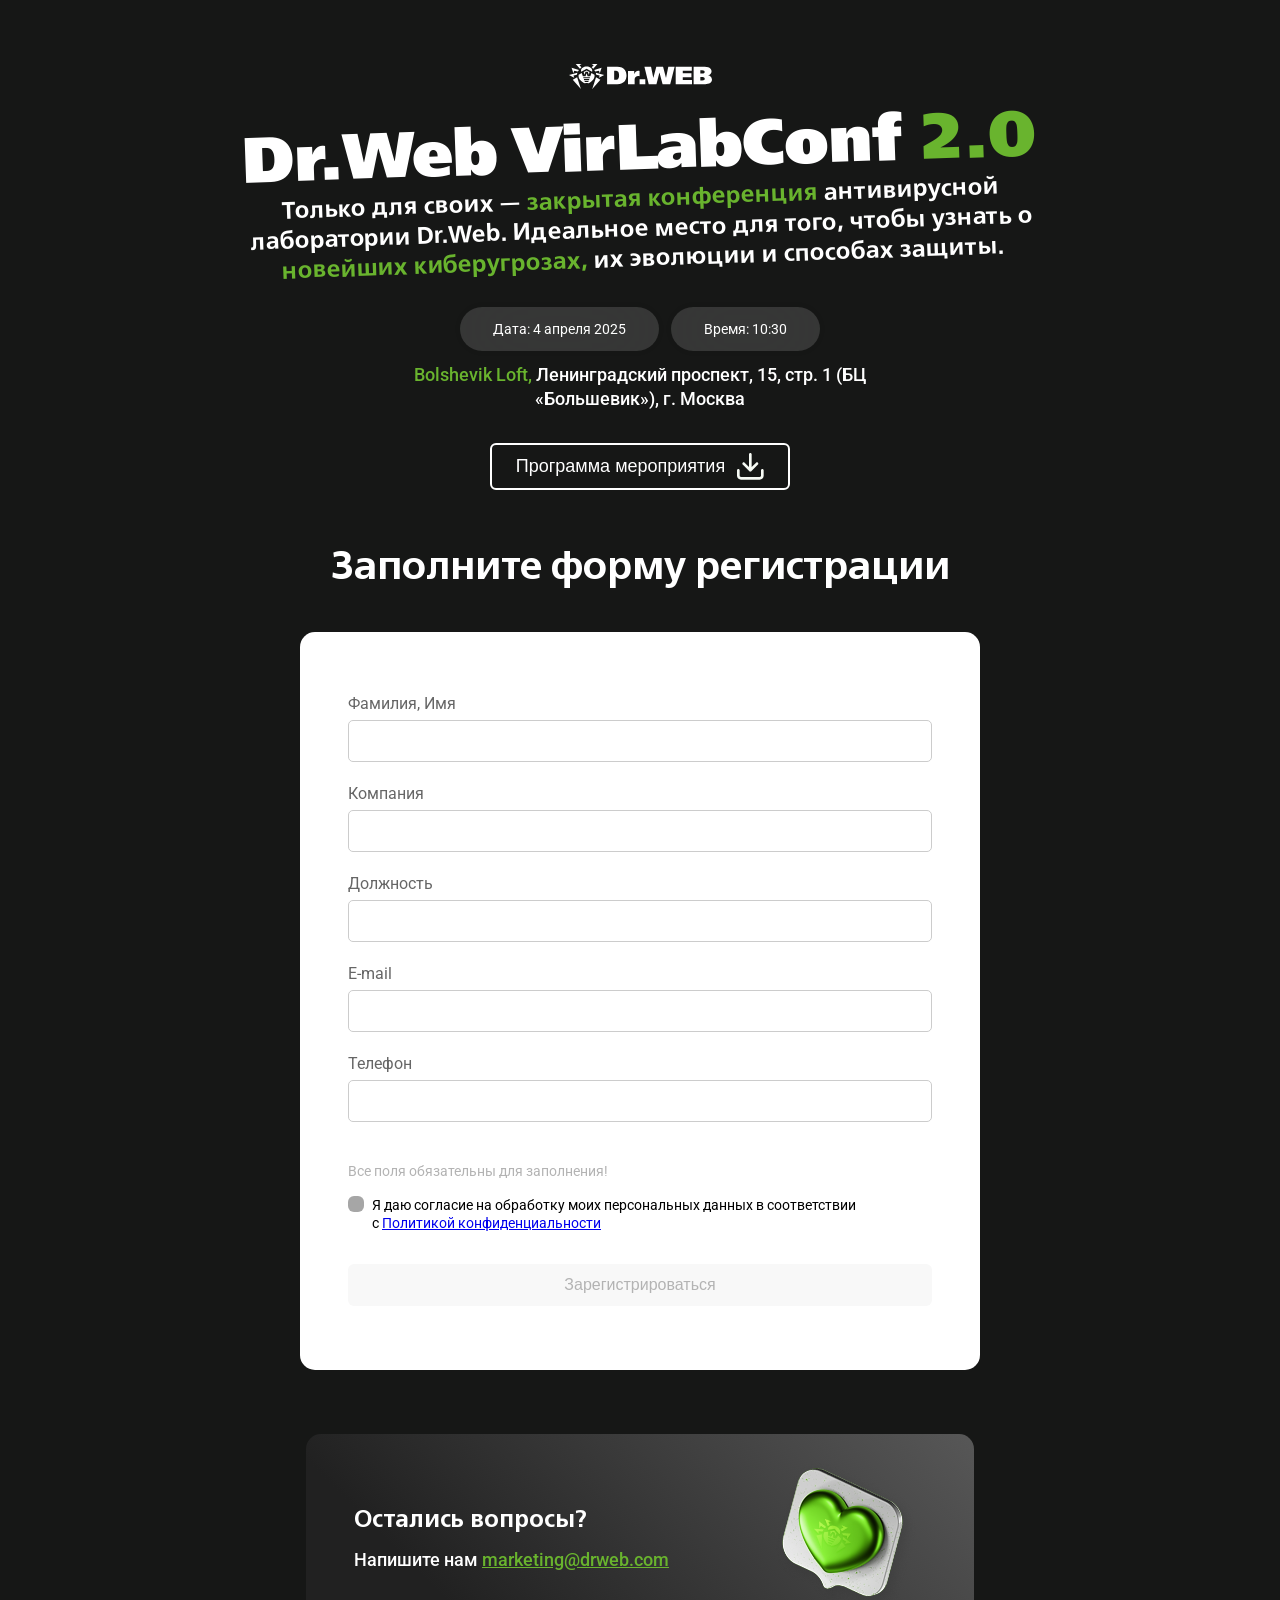
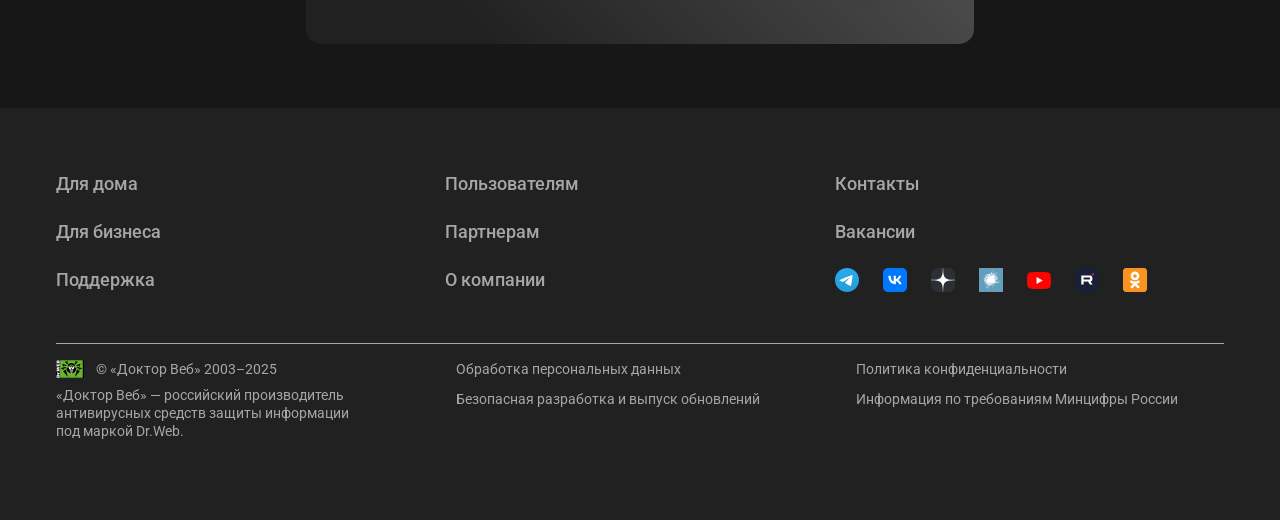
<file: index.html>
<!doctype html>
<html lang="en">
  <head>
    <meta charset="UTF-8" />
    <meta name="viewport" content="width=device-width, initial-scale=1.0" />
    <title>Dr Web</title>
    <link rel="stylesheet" href="./css/style.css" />
    <link rel="preconnect" href="https://fonts.googleapis.com" />
    <link rel="preconnect" href="https://fonts.gstatic.com" crossorigin />
    <link
      href="https://fonts.googleapis.com/css2?family=Roboto:ital,wght@0,100..900;1,100..900&display=swap"
      rel="stylesheet"
    />
  </head>
  <body>
    <div class="wrapper">
      <main class="main">
        <section class="promo">
          <img src="./image/dr-web/dr-web-logo.svg" alt="Dr.Web" />
          <div class="promo__content-wrapper">
            <div class="promo__content">
              <h1>Dr.Web VirLabConf <span class="text-accent">2.0</span></h1>
              <h2 class="promo__content-text">
                Только для своих —
                <span class="text-accent">закрытая конференция</span>
                антивирусной лаборатории Dr.Web. Идеальное место для того, чтобы
                узнать о
                <span class="text-accent">новейших киберугрозах,</span> их
                эволюции и способах защиты.
              </h2>
            </div>
          </div>
          <div class="promo__info">
            <div class="promo__info-cards">
              <div class="card"><p>Дата: 4 апреля 2025</p></div>
              <div class="card"><p>Время: 10:30</p></div>
            </div>
            <h3 class="promo__info-description">
              <span class="text-accent">Bolshevik Loft,</span> Ленинградский
              проспект, 15, стр. 1 (БЦ «Большевик»), г. Москва
            </h3>
          </div>
          <button type="button" class="button-secondary">
            Программа мероприятия
            <img src="./image/download.svg" alt="Download" />
          </button>
        </section>
        <section class="form-wrapper">
          <h2 class="form-title">Заполните форму регистрации</h2>
          <form class="form">
            <ul class="form__inputs-wrapper"></ul>
            <div class="form__alert-email">
              <p>
                Обратите внимание на правильность указания адреса электронной
                почты: на него придет подтверждение регистрации.
              </p>
            </div>
            <div class="form__political">
              <p class="form__political-alert">
                Все поля обязательны для заполнения!
              </p>
              <div class="form__political-acception">
                <label class="checkbox">
                  <input class="form__checkbox" type="checkbox" />
                  <span class="checkmark">
                    <svg
                      width="10"
                      height="7"
                      viewBox="0 0 10 7"
                      fill="none"
                      xmlns="http://www.w3.org/2000/svg"
                      class="icon"
                    >
                      <path
                        fill-rule="evenodd"
                        clip-rule="evenodd"
                        d="M9.71267 0.190229C10.0604 0.471683 10.0977 0.962906 9.79618 1.28741L4.73667 6.73184C4.58648 6.89345 4.37161 6.99019 4.14261 6.99929C3.91361 7.0084 3.69071 6.92907 3.52634 6.77997L0.252534 3.81028C-0.0775067 3.5109 -0.0850247 3.01849 0.235742 2.71045C0.556508 2.40242 1.08409 2.3954 1.41413 2.69478L4.05548 5.09077L8.53713 0.268171C8.83868 -0.0563292 9.365 -0.091225 9.71267 0.190229Z"
                        fill="#EDF6E6"
                      />
                    </svg>
                  </span>
                </label>
                <p class="form__political-acception-text">
                  Я даю согласие на обработку моих персональных данных в
                  соответствии с <a
                    target="_blank"
                    href="https://company.drweb.ru/policy/"
                    >Политикой конфиденциальности</a
                  >
                </p>
              </div>
            </div>
            <button
              type="submit"
              disabled
              class="button-primary button-primary--disabled form__button"
            >
              Зарегистрироваться
            </button>
          </form>
        </section>
        <section class="feedback">
          <div class="feedback__info">
            <h3>Остались вопросы?</h3>
            <h4>
              Напишите нам
              <a href="mailto:marketing@drweb.com" class="text-accent"
                >marketing@drweb.com</a
              >
            </h4>
          </div>
          <img
            class="feedback__image"
            src="./image/dr-web/dr-web-heart.png"
            alt="Dr.Web Heart"
          />
        </section>
      </main>
      <footer class="footer">
        <div class="footer__wrapper">
          <div class="footer__info">
            <ul class="footer__info-list">
              <li class="footer__info-list-item"><h4>Для дома</h4></li>
              <li class="footer__info-list-item"><h4>Для бизнеса</h4></li>
              <li class="footer__info-list-item"><h4>Поддержка</h4></li>
            </ul>
            <ul class="footer__info-list">
              <li class="footer__info-list-item">
                <h4>Пользователям</h4>
              </li>
              <li class="footer__info-list-item">
                <h4>Партнерам</h4>
              </li>
              <li class="footer__info-list-item">
                <h4>О компании</h4>
              </li>
            </ul>
            <ul class="footer__info-list">
              <li class="footer__info-list-item">
                <h4>Контакты</h4>
              </li>
              <li class="footer__info-list-item">
                <h4>Вакансии</h4>
              </li>
              <li class="footer__info-list-item">
                <ul class="footer__socials"></ul>
              </li>
            </ul>
          </div>
          <div class="footer__personality">
            <div class="footer__personality-copy">
              <div class="footer__personality-copy-info">
                <img src="./image/dr-web/dr-web-copy.svg" alt="Dr.Web" />
                <p>© «Доктор Веб» 2003–2025</p>
              </div>
              <p class="footer__personality-copy-description">
                «Доктор Веб» — российский производитель антивирусных средств
                защиты информации под маркой Dr.Web.
              </p>
            </div>
            <div class="footer__personality-privacy">
              <p>Обработка персональных данных</p>
              <p>Безопасная разработка и выпуск обновлений</p>
            </div>
            <div class="footer__personality-privacy">
              <p>Политика конфиденциальности</p>
              <p>Информация по требованиям Минцифры России</p>
            </div>
          </div>
        </div>
      </footer>
    </div>
    <dialog class="modal"></dialog>
    <script type="module" src="./js/script.js"></script>
  </body>
</html>
</file>
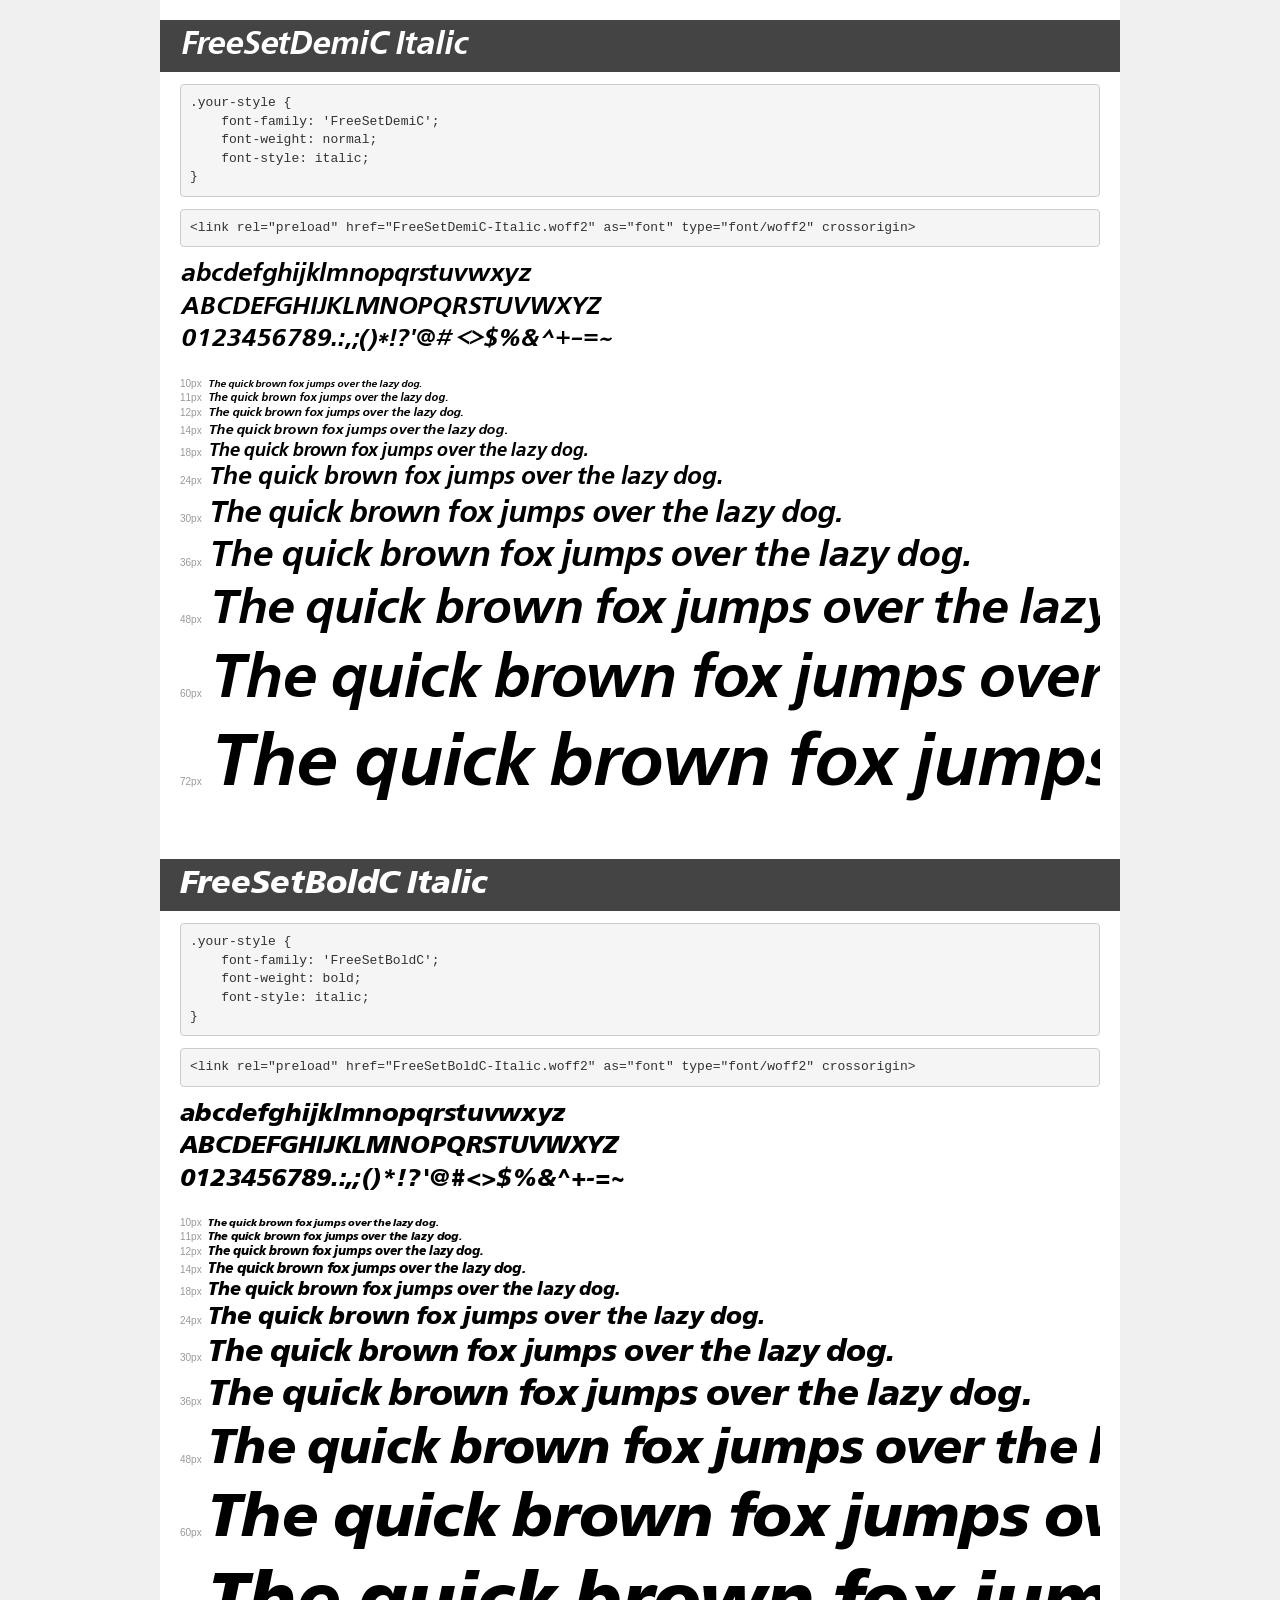
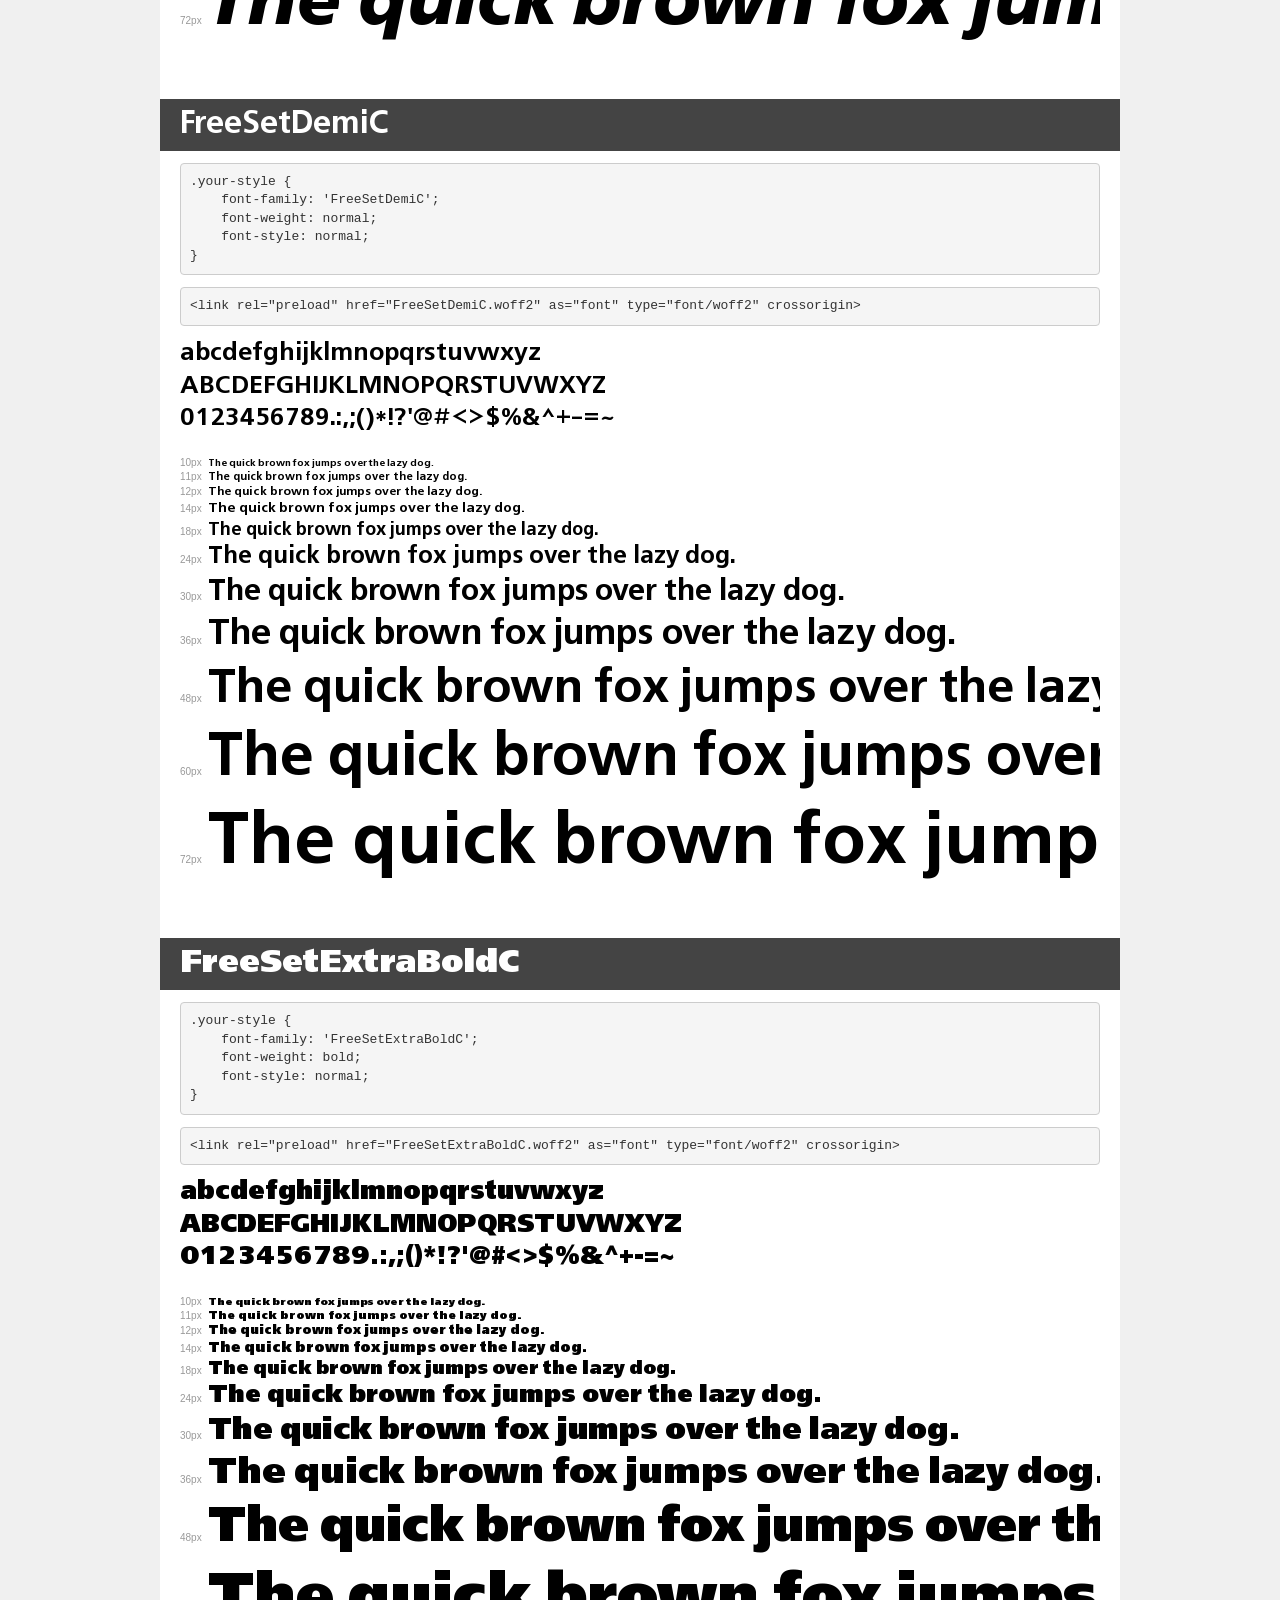
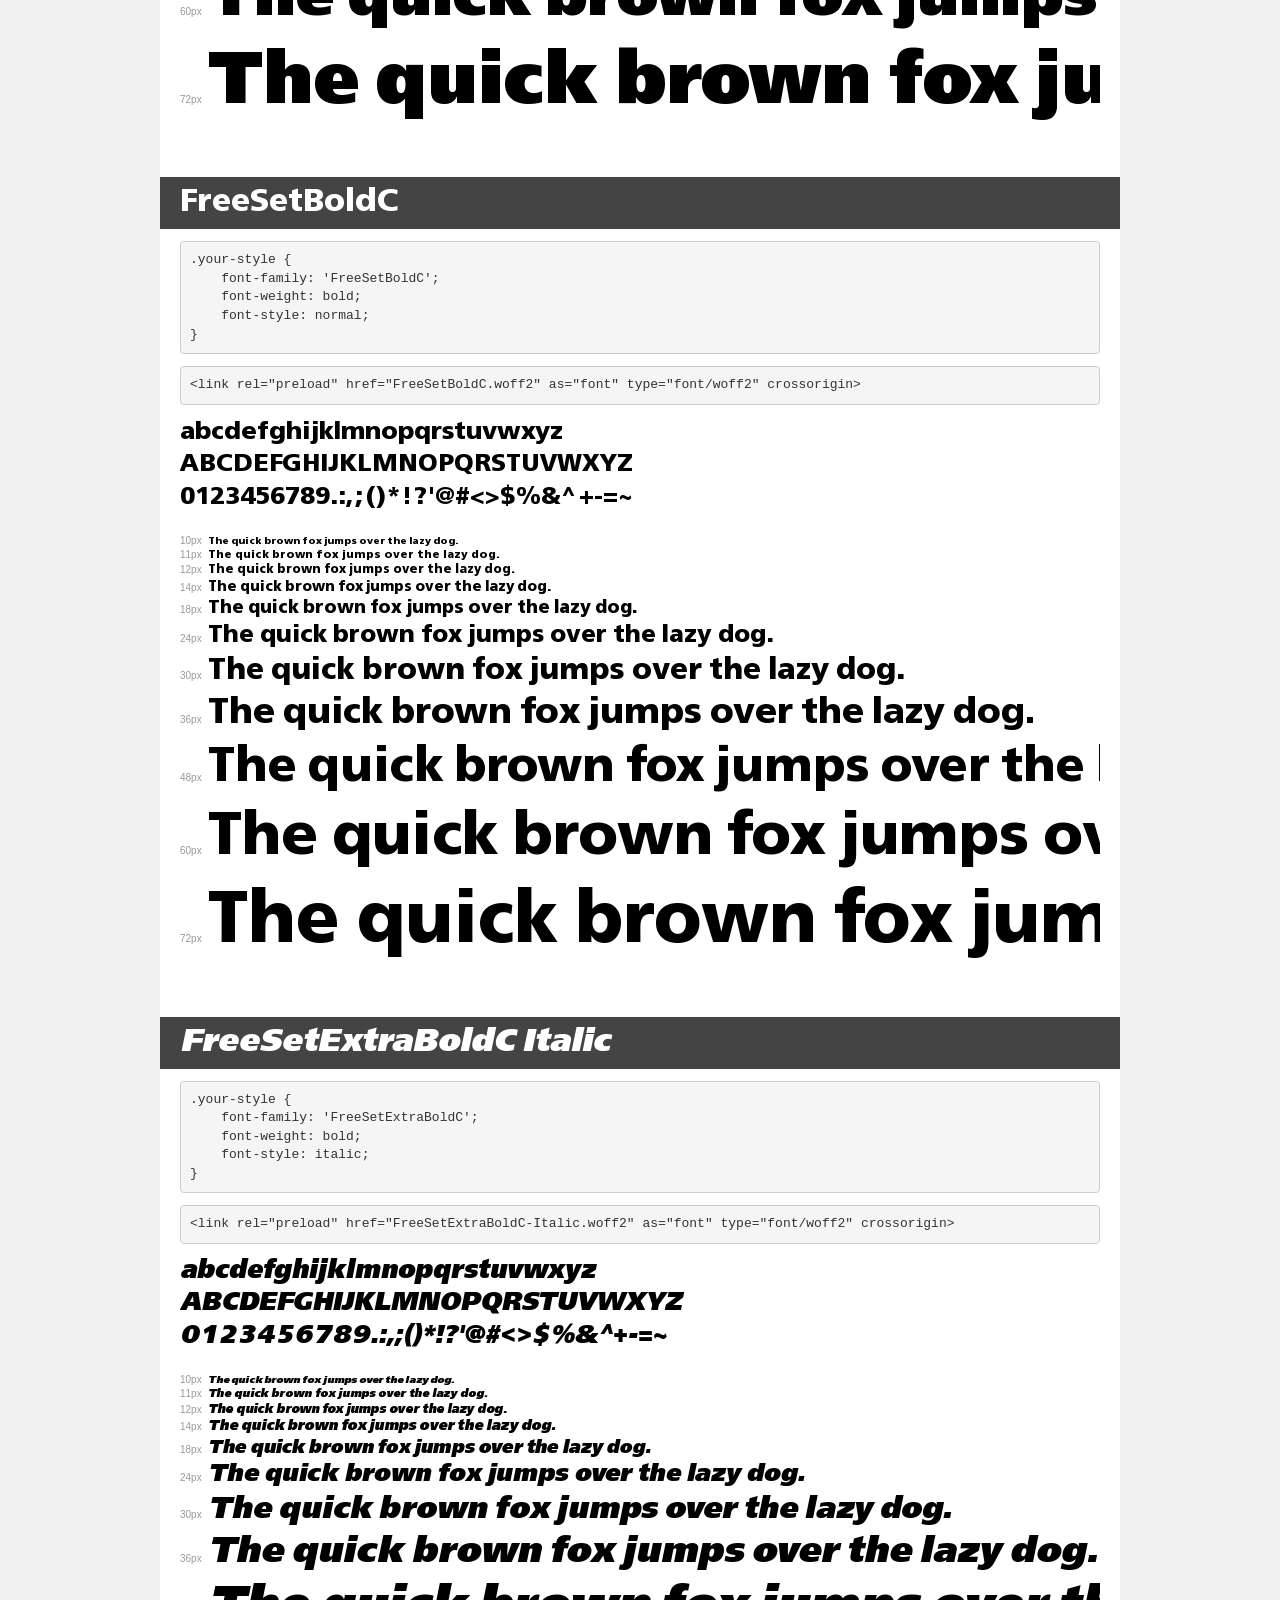
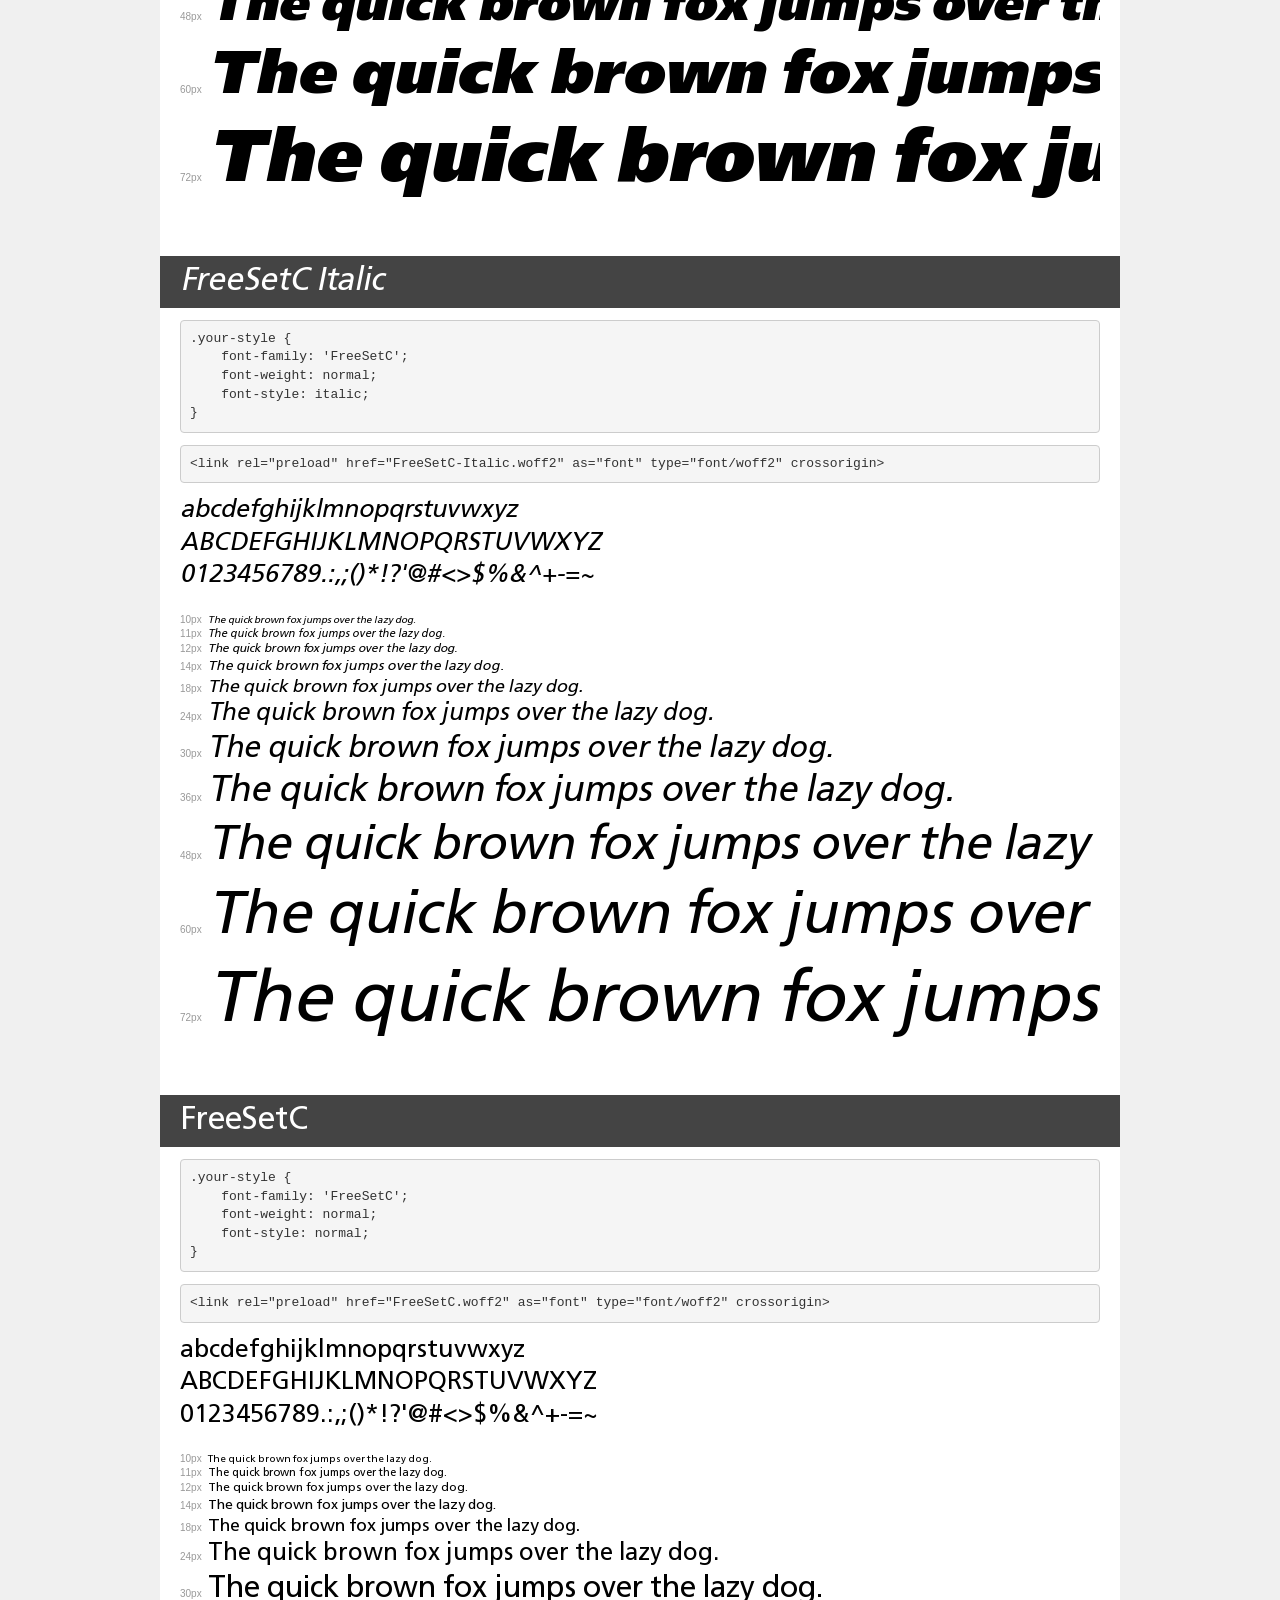
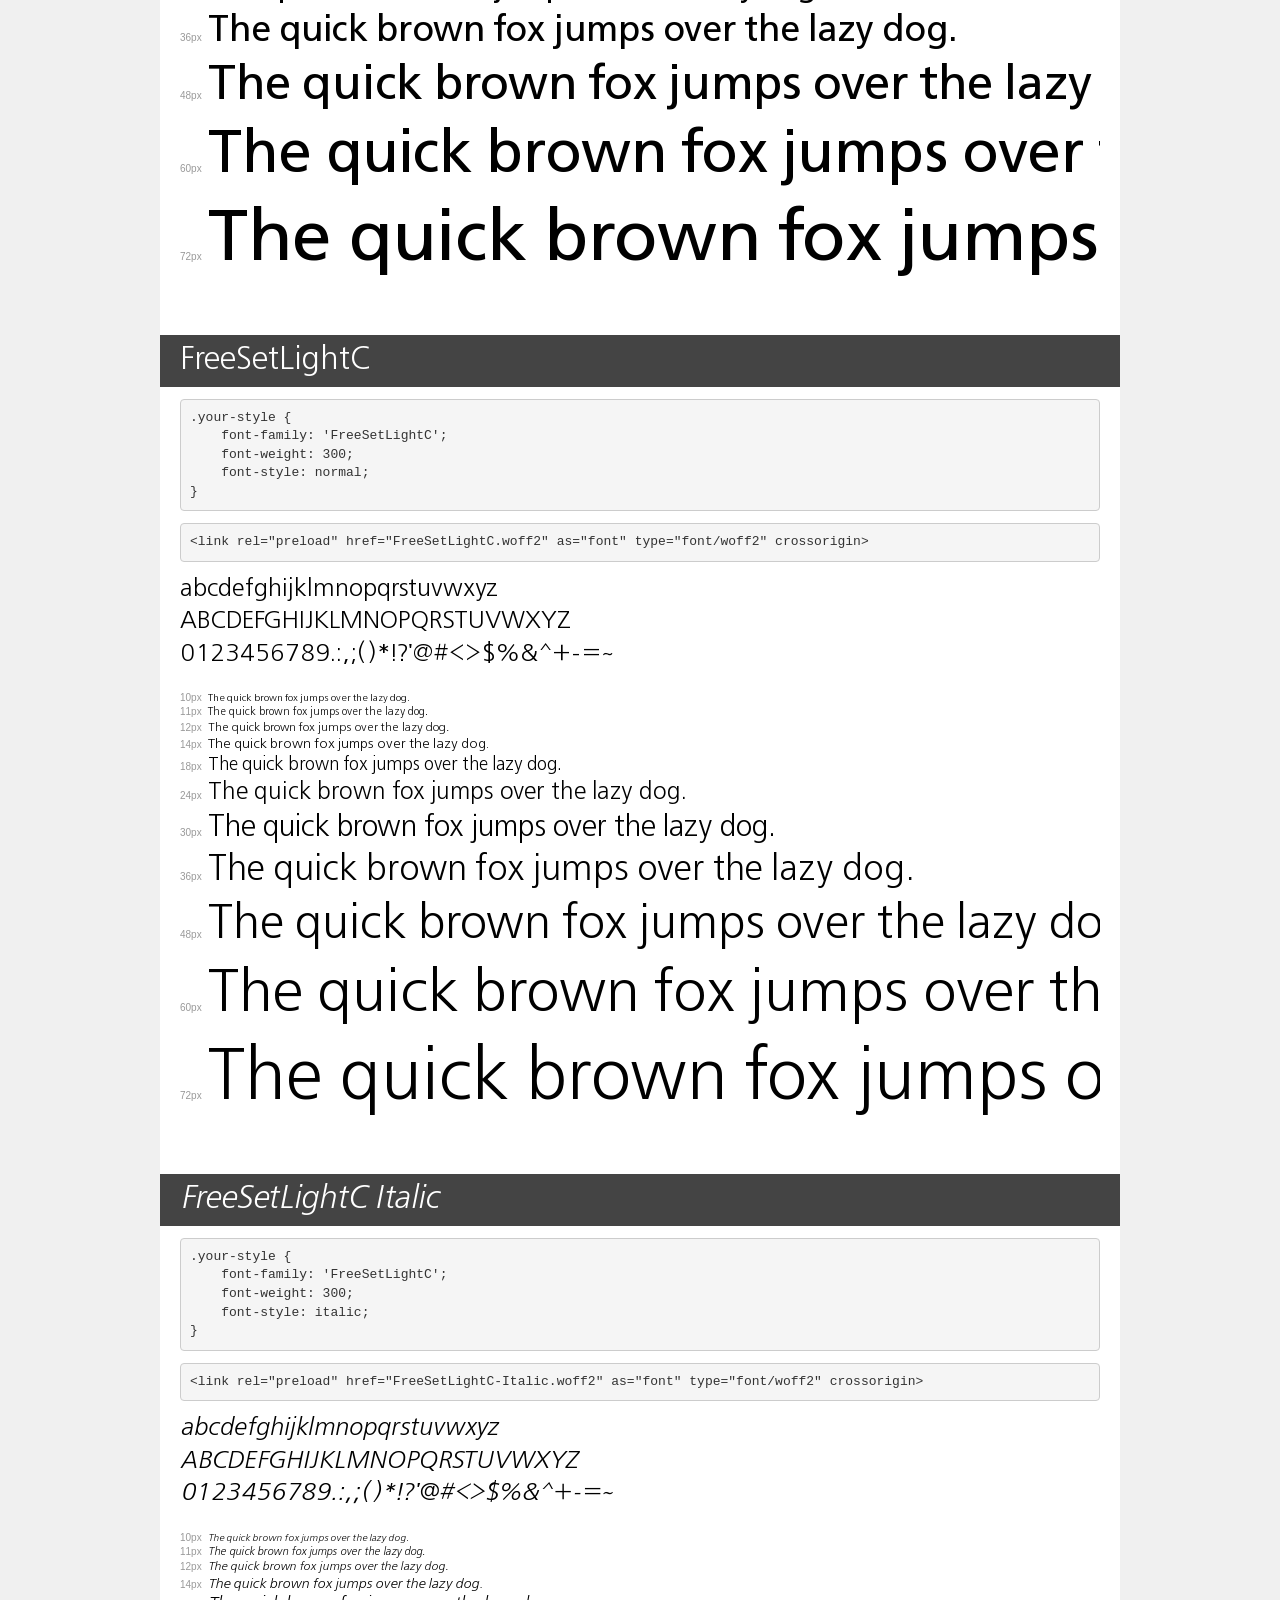
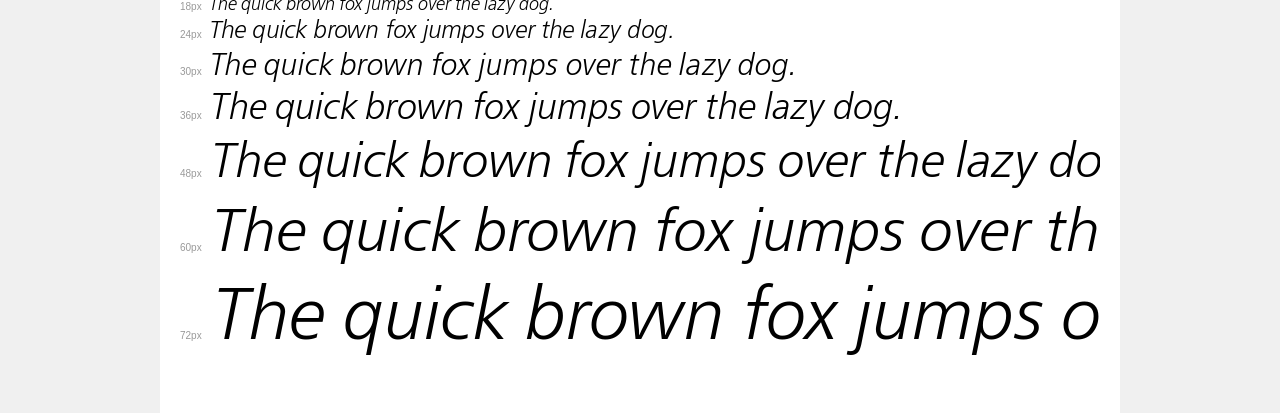
<file: font/demo.html>
<!DOCTYPE html>
<html lang="en">
<head>
    <meta charset="utf-8">
    <meta http-equiv="X-UA-Compatible" content="IE=edge">
    <meta name="viewport" content="width=device-width, initial-scale=1">
    <meta name="robots" content="noindex, noarchive">
    <meta name="format-detection" content="telephone=no">
    <title>Transfonter demo</title>
    <link href="stylesheet.css" rel="stylesheet">
    <style>
        /*
        http://meyerweb.com/eric/tools/css/reset/
        v2.0 | 20110126
        License: none (public domain)
        */
        html, body, div, span, applet, object, iframe,
        h1, h2, h3, h4, h5, h6, p, blockquote, pre,
        a, abbr, acronym, address, big, cite, code,
        del, dfn, em, img, ins, kbd, q, s, samp,
        small, strike, strong, sub, sup, tt, var,
        b, u, i, center,
        dl, dt, dd, ol, ul, li,
        fieldset, form, label, legend,
        table, caption, tbody, tfoot, thead, tr, th, td,
        article, aside, canvas, details, embed,
        figure, figcaption, footer, header, hgroup,
        menu, nav, output, ruby, section, summary,
        time, mark, audio, video {
            margin: 0;
            padding: 0;
            border: 0;
            font-size: 100%;
            font: inherit;
            vertical-align: baseline;
        }
        /* HTML5 display-role reset for older browsers */
        article, aside, details, figcaption, figure,
        footer, header, hgroup, menu, nav, section {
            display: block;
        }
        body {
            line-height: 1;
        }
        ol, ul {
            list-style: none;
        }
        blockquote, q {
            quotes: none;
        }
        blockquote:before, blockquote:after,
        q:before, q:after {
            content: '';
            content: none;
        }
        table {
            border-collapse: collapse;
            border-spacing: 0;
        }
        /* demo styles */
        body {
            background: #f0f0f0;
            color: #000;
        }
        .page {
            background: #fff;
            width: 920px;
            margin: 0 auto;
            padding: 20px 20px 0 20px;
            overflow: hidden;
        }
        .font-container {
            overflow-x: auto;
            overflow-y: hidden;
            margin-bottom: 40px;
            line-height: 1.3;
            white-space: nowrap;
            padding-bottom: 5px;
        }
        h1 {
            position: relative;
            background: #444;
            font-size: 32px;
            color: #fff;
            padding: 10px 20px;
            margin: 0 -20px 12px -20px;
        }
        .letters {
            font-size: 25px;
            margin-bottom: 20px;
        }
        .s10:before {
            content: '10px';
        }
        .s11:before {
            content: '11px';
        }
        .s12:before {
            content: '12px';
        }
        .s14:before {
            content: '14px';
        }
        .s18:before {
            content: '18px';
        }
        .s24:before {
            content: '24px';
        }
        .s30:before {
            content: '30px';
        }
        .s36:before {
            content: '36px';
        }
        .s48:before {
            content: '48px';
        }
        .s60:before {
            content: '60px';
        }
        .s72:before {
            content: '72px';
        }
        .s10:before, .s11:before, .s12:before, .s14:before,
        .s18:before, .s24:before, .s30:before, .s36:before,
        .s48:before, .s60:before, .s72:before {
            font-family: Arial, sans-serif;
            font-size: 10px;
            font-weight: normal;
            font-style: normal;
            color: #999;
            padding-right: 6px;
        }
        pre {
            display: block;
            padding: 9px;
            margin: 0 0 12px;
            font-family: Monaco, Menlo, Consolas, "Courier New", monospace;
            font-size: 13px;
            line-height: 1.428571429;
            color: #333;
            font-weight: normal;
            font-style: normal;
            background-color: #f5f5f5;
            border: 1px solid #ccc;
            overflow-x: auto;
            border-radius: 4px;
        }
        /* responsive */
        @media (max-width: 959px) {
            .page {
                width: auto;
                margin: 0;
            }
        }
    </style>
</head>
<body>
<div class="page">
    <div class="demo">
        <h1 style="font-family: 'FreeSetDemiC'; font-weight: normal; font-style: italic;">FreeSetDemiC Italic</h1>
        <pre title="Usage">.your-style {
    font-family: 'FreeSetDemiC';
    font-weight: normal;
    font-style: italic;
}</pre>
        <pre title="Preload (optional)">
&lt;link rel=&quot;preload&quot; href=&quot;FreeSetDemiC-Italic.woff2&quot; as=&quot;font&quot; type=&quot;font/woff2&quot; crossorigin&gt;</pre>
        <div class="font-container" style="font-family: 'FreeSetDemiC'; font-weight: normal; font-style: italic;">
            <p class="letters">
                abcdefghijklmnopqrstuvwxyz<br>
ABCDEFGHIJKLMNOPQRSTUVWXYZ<br>
                0123456789.:,;()*!?'@#&lt;&gt;$%&^+-=~
            </p>
            <p class="s10" style="font-size: 10px;">The quick brown fox jumps over the lazy dog.</p>
            <p class="s11" style="font-size: 11px;">The quick brown fox jumps over the lazy dog.</p>
            <p class="s12" style="font-size: 12px;">The quick brown fox jumps over the lazy dog.</p>
            <p class="s14" style="font-size: 14px;">The quick brown fox jumps over the lazy dog.</p>
            <p class="s18" style="font-size: 18px;">The quick brown fox jumps over the lazy dog.</p>
            <p class="s24" style="font-size: 24px;">The quick brown fox jumps over the lazy dog.</p>
            <p class="s30" style="font-size: 30px;">The quick brown fox jumps over the lazy dog.</p>
            <p class="s36" style="font-size: 36px;">The quick brown fox jumps over the lazy dog.</p>
            <p class="s48" style="font-size: 48px;">The quick brown fox jumps over the lazy dog.</p>
            <p class="s60" style="font-size: 60px;">The quick brown fox jumps over the lazy dog.</p>
            <p class="s72" style="font-size: 72px;">The quick brown fox jumps over the lazy dog.</p>
        </div>
    </div>

    <div class="demo">
        <h1 style="font-family: 'FreeSetBoldC'; font-weight: bold; font-style: italic;">FreeSetBoldC Italic</h1>
        <pre title="Usage">.your-style {
    font-family: 'FreeSetBoldC';
    font-weight: bold;
    font-style: italic;
}</pre>
        <pre title="Preload (optional)">
&lt;link rel=&quot;preload&quot; href=&quot;FreeSetBoldC-Italic.woff2&quot; as=&quot;font&quot; type=&quot;font/woff2&quot; crossorigin&gt;</pre>
        <div class="font-container" style="font-family: 'FreeSetBoldC'; font-weight: bold; font-style: italic;">
            <p class="letters">
                abcdefghijklmnopqrstuvwxyz<br>
ABCDEFGHIJKLMNOPQRSTUVWXYZ<br>
                0123456789.:,;()*!?'@#&lt;&gt;$%&^+-=~
            </p>
            <p class="s10" style="font-size: 10px;">The quick brown fox jumps over the lazy dog.</p>
            <p class="s11" style="font-size: 11px;">The quick brown fox jumps over the lazy dog.</p>
            <p class="s12" style="font-size: 12px;">The quick brown fox jumps over the lazy dog.</p>
            <p class="s14" style="font-size: 14px;">The quick brown fox jumps over the lazy dog.</p>
            <p class="s18" style="font-size: 18px;">The quick brown fox jumps over the lazy dog.</p>
            <p class="s24" style="font-size: 24px;">The quick brown fox jumps over the lazy dog.</p>
            <p class="s30" style="font-size: 30px;">The quick brown fox jumps over the lazy dog.</p>
            <p class="s36" style="font-size: 36px;">The quick brown fox jumps over the lazy dog.</p>
            <p class="s48" style="font-size: 48px;">The quick brown fox jumps over the lazy dog.</p>
            <p class="s60" style="font-size: 60px;">The quick brown fox jumps over the lazy dog.</p>
            <p class="s72" style="font-size: 72px;">The quick brown fox jumps over the lazy dog.</p>
        </div>
    </div>

    <div class="demo">
        <h1 style="font-family: 'FreeSetDemiC'; font-weight: normal; font-style: normal;">FreeSetDemiC</h1>
        <pre title="Usage">.your-style {
    font-family: 'FreeSetDemiC';
    font-weight: normal;
    font-style: normal;
}</pre>
        <pre title="Preload (optional)">
&lt;link rel=&quot;preload&quot; href=&quot;FreeSetDemiC.woff2&quot; as=&quot;font&quot; type=&quot;font/woff2&quot; crossorigin&gt;</pre>
        <div class="font-container" style="font-family: 'FreeSetDemiC'; font-weight: normal; font-style: normal;">
            <p class="letters">
                abcdefghijklmnopqrstuvwxyz<br>
ABCDEFGHIJKLMNOPQRSTUVWXYZ<br>
                0123456789.:,;()*!?'@#&lt;&gt;$%&^+-=~
            </p>
            <p class="s10" style="font-size: 10px;">The quick brown fox jumps over the lazy dog.</p>
            <p class="s11" style="font-size: 11px;">The quick brown fox jumps over the lazy dog.</p>
            <p class="s12" style="font-size: 12px;">The quick brown fox jumps over the lazy dog.</p>
            <p class="s14" style="font-size: 14px;">The quick brown fox jumps over the lazy dog.</p>
            <p class="s18" style="font-size: 18px;">The quick brown fox jumps over the lazy dog.</p>
            <p class="s24" style="font-size: 24px;">The quick brown fox jumps over the lazy dog.</p>
            <p class="s30" style="font-size: 30px;">The quick brown fox jumps over the lazy dog.</p>
            <p class="s36" style="font-size: 36px;">The quick brown fox jumps over the lazy dog.</p>
            <p class="s48" style="font-size: 48px;">The quick brown fox jumps over the lazy dog.</p>
            <p class="s60" style="font-size: 60px;">The quick brown fox jumps over the lazy dog.</p>
            <p class="s72" style="font-size: 72px;">The quick brown fox jumps over the lazy dog.</p>
        </div>
    </div>

    <div class="demo">
        <h1 style="font-family: 'FreeSetExtraBoldC'; font-weight: bold; font-style: normal;">FreeSetExtraBoldC</h1>
        <pre title="Usage">.your-style {
    font-family: 'FreeSetExtraBoldC';
    font-weight: bold;
    font-style: normal;
}</pre>
        <pre title="Preload (optional)">
&lt;link rel=&quot;preload&quot; href=&quot;FreeSetExtraBoldC.woff2&quot; as=&quot;font&quot; type=&quot;font/woff2&quot; crossorigin&gt;</pre>
        <div class="font-container" style="font-family: 'FreeSetExtraBoldC'; font-weight: bold; font-style: normal;">
            <p class="letters">
                abcdefghijklmnopqrstuvwxyz<br>
ABCDEFGHIJKLMNOPQRSTUVWXYZ<br>
                0123456789.:,;()*!?'@#&lt;&gt;$%&^+-=~
            </p>
            <p class="s10" style="font-size: 10px;">The quick brown fox jumps over the lazy dog.</p>
            <p class="s11" style="font-size: 11px;">The quick brown fox jumps over the lazy dog.</p>
            <p class="s12" style="font-size: 12px;">The quick brown fox jumps over the lazy dog.</p>
            <p class="s14" style="font-size: 14px;">The quick brown fox jumps over the lazy dog.</p>
            <p class="s18" style="font-size: 18px;">The quick brown fox jumps over the lazy dog.</p>
            <p class="s24" style="font-size: 24px;">The quick brown fox jumps over the lazy dog.</p>
            <p class="s30" style="font-size: 30px;">The quick brown fox jumps over the lazy dog.</p>
            <p class="s36" style="font-size: 36px;">The quick brown fox jumps over the lazy dog.</p>
            <p class="s48" style="font-size: 48px;">The quick brown fox jumps over the lazy dog.</p>
            <p class="s60" style="font-size: 60px;">The quick brown fox jumps over the lazy dog.</p>
            <p class="s72" style="font-size: 72px;">The quick brown fox jumps over the lazy dog.</p>
        </div>
    </div>

    <div class="demo">
        <h1 style="font-family: 'FreeSetBoldC'; font-weight: bold; font-style: normal;">FreeSetBoldC</h1>
        <pre title="Usage">.your-style {
    font-family: 'FreeSetBoldC';
    font-weight: bold;
    font-style: normal;
}</pre>
        <pre title="Preload (optional)">
&lt;link rel=&quot;preload&quot; href=&quot;FreeSetBoldC.woff2&quot; as=&quot;font&quot; type=&quot;font/woff2&quot; crossorigin&gt;</pre>
        <div class="font-container" style="font-family: 'FreeSetBoldC'; font-weight: bold; font-style: normal;">
            <p class="letters">
                abcdefghijklmnopqrstuvwxyz<br>
ABCDEFGHIJKLMNOPQRSTUVWXYZ<br>
                0123456789.:,;()*!?'@#&lt;&gt;$%&^+-=~
            </p>
            <p class="s10" style="font-size: 10px;">The quick brown fox jumps over the lazy dog.</p>
            <p class="s11" style="font-size: 11px;">The quick brown fox jumps over the lazy dog.</p>
            <p class="s12" style="font-size: 12px;">The quick brown fox jumps over the lazy dog.</p>
            <p class="s14" style="font-size: 14px;">The quick brown fox jumps over the lazy dog.</p>
            <p class="s18" style="font-size: 18px;">The quick brown fox jumps over the lazy dog.</p>
            <p class="s24" style="font-size: 24px;">The quick brown fox jumps over the lazy dog.</p>
            <p class="s30" style="font-size: 30px;">The quick brown fox jumps over the lazy dog.</p>
            <p class="s36" style="font-size: 36px;">The quick brown fox jumps over the lazy dog.</p>
            <p class="s48" style="font-size: 48px;">The quick brown fox jumps over the lazy dog.</p>
            <p class="s60" style="font-size: 60px;">The quick brown fox jumps over the lazy dog.</p>
            <p class="s72" style="font-size: 72px;">The quick brown fox jumps over the lazy dog.</p>
        </div>
    </div>

    <div class="demo">
        <h1 style="font-family: 'FreeSetExtraBoldC'; font-weight: bold; font-style: italic;">FreeSetExtraBoldC Italic</h1>
        <pre title="Usage">.your-style {
    font-family: 'FreeSetExtraBoldC';
    font-weight: bold;
    font-style: italic;
}</pre>
        <pre title="Preload (optional)">
&lt;link rel=&quot;preload&quot; href=&quot;FreeSetExtraBoldC-Italic.woff2&quot; as=&quot;font&quot; type=&quot;font/woff2&quot; crossorigin&gt;</pre>
        <div class="font-container" style="font-family: 'FreeSetExtraBoldC'; font-weight: bold; font-style: italic;">
            <p class="letters">
                abcdefghijklmnopqrstuvwxyz<br>
ABCDEFGHIJKLMNOPQRSTUVWXYZ<br>
                0123456789.:,;()*!?'@#&lt;&gt;$%&^+-=~
            </p>
            <p class="s10" style="font-size: 10px;">The quick brown fox jumps over the lazy dog.</p>
            <p class="s11" style="font-size: 11px;">The quick brown fox jumps over the lazy dog.</p>
            <p class="s12" style="font-size: 12px;">The quick brown fox jumps over the lazy dog.</p>
            <p class="s14" style="font-size: 14px;">The quick brown fox jumps over the lazy dog.</p>
            <p class="s18" style="font-size: 18px;">The quick brown fox jumps over the lazy dog.</p>
            <p class="s24" style="font-size: 24px;">The quick brown fox jumps over the lazy dog.</p>
            <p class="s30" style="font-size: 30px;">The quick brown fox jumps over the lazy dog.</p>
            <p class="s36" style="font-size: 36px;">The quick brown fox jumps over the lazy dog.</p>
            <p class="s48" style="font-size: 48px;">The quick brown fox jumps over the lazy dog.</p>
            <p class="s60" style="font-size: 60px;">The quick brown fox jumps over the lazy dog.</p>
            <p class="s72" style="font-size: 72px;">The quick brown fox jumps over the lazy dog.</p>
        </div>
    </div>

    <div class="demo">
        <h1 style="font-family: 'FreeSetC'; font-weight: normal; font-style: italic;">FreeSetC Italic</h1>
        <pre title="Usage">.your-style {
    font-family: 'FreeSetC';
    font-weight: normal;
    font-style: italic;
}</pre>
        <pre title="Preload (optional)">
&lt;link rel=&quot;preload&quot; href=&quot;FreeSetC-Italic.woff2&quot; as=&quot;font&quot; type=&quot;font/woff2&quot; crossorigin&gt;</pre>
        <div class="font-container" style="font-family: 'FreeSetC'; font-weight: normal; font-style: italic;">
            <p class="letters">
                abcdefghijklmnopqrstuvwxyz<br>
ABCDEFGHIJKLMNOPQRSTUVWXYZ<br>
                0123456789.:,;()*!?'@#&lt;&gt;$%&^+-=~
            </p>
            <p class="s10" style="font-size: 10px;">The quick brown fox jumps over the lazy dog.</p>
            <p class="s11" style="font-size: 11px;">The quick brown fox jumps over the lazy dog.</p>
            <p class="s12" style="font-size: 12px;">The quick brown fox jumps over the lazy dog.</p>
            <p class="s14" style="font-size: 14px;">The quick brown fox jumps over the lazy dog.</p>
            <p class="s18" style="font-size: 18px;">The quick brown fox jumps over the lazy dog.</p>
            <p class="s24" style="font-size: 24px;">The quick brown fox jumps over the lazy dog.</p>
            <p class="s30" style="font-size: 30px;">The quick brown fox jumps over the lazy dog.</p>
            <p class="s36" style="font-size: 36px;">The quick brown fox jumps over the lazy dog.</p>
            <p class="s48" style="font-size: 48px;">The quick brown fox jumps over the lazy dog.</p>
            <p class="s60" style="font-size: 60px;">The quick brown fox jumps over the lazy dog.</p>
            <p class="s72" style="font-size: 72px;">The quick brown fox jumps over the lazy dog.</p>
        </div>
    </div>

    <div class="demo">
        <h1 style="font-family: 'FreeSetC'; font-weight: normal; font-style: normal;">FreeSetC</h1>
        <pre title="Usage">.your-style {
    font-family: 'FreeSetC';
    font-weight: normal;
    font-style: normal;
}</pre>
        <pre title="Preload (optional)">
&lt;link rel=&quot;preload&quot; href=&quot;FreeSetC.woff2&quot; as=&quot;font&quot; type=&quot;font/woff2&quot; crossorigin&gt;</pre>
        <div class="font-container" style="font-family: 'FreeSetC'; font-weight: normal; font-style: normal;">
            <p class="letters">
                abcdefghijklmnopqrstuvwxyz<br>
ABCDEFGHIJKLMNOPQRSTUVWXYZ<br>
                0123456789.:,;()*!?'@#&lt;&gt;$%&^+-=~
            </p>
            <p class="s10" style="font-size: 10px;">The quick brown fox jumps over the lazy dog.</p>
            <p class="s11" style="font-size: 11px;">The quick brown fox jumps over the lazy dog.</p>
            <p class="s12" style="font-size: 12px;">The quick brown fox jumps over the lazy dog.</p>
            <p class="s14" style="font-size: 14px;">The quick brown fox jumps over the lazy dog.</p>
            <p class="s18" style="font-size: 18px;">The quick brown fox jumps over the lazy dog.</p>
            <p class="s24" style="font-size: 24px;">The quick brown fox jumps over the lazy dog.</p>
            <p class="s30" style="font-size: 30px;">The quick brown fox jumps over the lazy dog.</p>
            <p class="s36" style="font-size: 36px;">The quick brown fox jumps over the lazy dog.</p>
            <p class="s48" style="font-size: 48px;">The quick brown fox jumps over the lazy dog.</p>
            <p class="s60" style="font-size: 60px;">The quick brown fox jumps over the lazy dog.</p>
            <p class="s72" style="font-size: 72px;">The quick brown fox jumps over the lazy dog.</p>
        </div>
    </div>

    <div class="demo">
        <h1 style="font-family: 'FreeSetLightC'; font-weight: 300; font-style: normal;">FreeSetLightC</h1>
        <pre title="Usage">.your-style {
    font-family: 'FreeSetLightC';
    font-weight: 300;
    font-style: normal;
}</pre>
        <pre title="Preload (optional)">
&lt;link rel=&quot;preload&quot; href=&quot;FreeSetLightC.woff2&quot; as=&quot;font&quot; type=&quot;font/woff2&quot; crossorigin&gt;</pre>
        <div class="font-container" style="font-family: 'FreeSetLightC'; font-weight: 300; font-style: normal;">
            <p class="letters">
                abcdefghijklmnopqrstuvwxyz<br>
ABCDEFGHIJKLMNOPQRSTUVWXYZ<br>
                0123456789.:,;()*!?'@#&lt;&gt;$%&^+-=~
            </p>
            <p class="s10" style="font-size: 10px;">The quick brown fox jumps over the lazy dog.</p>
            <p class="s11" style="font-size: 11px;">The quick brown fox jumps over the lazy dog.</p>
            <p class="s12" style="font-size: 12px;">The quick brown fox jumps over the lazy dog.</p>
            <p class="s14" style="font-size: 14px;">The quick brown fox jumps over the lazy dog.</p>
            <p class="s18" style="font-size: 18px;">The quick brown fox jumps over the lazy dog.</p>
            <p class="s24" style="font-size: 24px;">The quick brown fox jumps over the lazy dog.</p>
            <p class="s30" style="font-size: 30px;">The quick brown fox jumps over the lazy dog.</p>
            <p class="s36" style="font-size: 36px;">The quick brown fox jumps over the lazy dog.</p>
            <p class="s48" style="font-size: 48px;">The quick brown fox jumps over the lazy dog.</p>
            <p class="s60" style="font-size: 60px;">The quick brown fox jumps over the lazy dog.</p>
            <p class="s72" style="font-size: 72px;">The quick brown fox jumps over the lazy dog.</p>
        </div>
    </div>

    <div class="demo">
        <h1 style="font-family: 'FreeSetLightC'; font-weight: 300; font-style: italic;">FreeSetLightC Italic</h1>
        <pre title="Usage">.your-style {
    font-family: 'FreeSetLightC';
    font-weight: 300;
    font-style: italic;
}</pre>
        <pre title="Preload (optional)">
&lt;link rel=&quot;preload&quot; href=&quot;FreeSetLightC-Italic.woff2&quot; as=&quot;font&quot; type=&quot;font/woff2&quot; crossorigin&gt;</pre>
        <div class="font-container" style="font-family: 'FreeSetLightC'; font-weight: 300; font-style: italic;">
            <p class="letters">
                abcdefghijklmnopqrstuvwxyz<br>
ABCDEFGHIJKLMNOPQRSTUVWXYZ<br>
                0123456789.:,;()*!?'@#&lt;&gt;$%&^+-=~
            </p>
            <p class="s10" style="font-size: 10px;">The quick brown fox jumps over the lazy dog.</p>
            <p class="s11" style="font-size: 11px;">The quick brown fox jumps over the lazy dog.</p>
            <p class="s12" style="font-size: 12px;">The quick brown fox jumps over the lazy dog.</p>
            <p class="s14" style="font-size: 14px;">The quick brown fox jumps over the lazy dog.</p>
            <p class="s18" style="font-size: 18px;">The quick brown fox jumps over the lazy dog.</p>
            <p class="s24" style="font-size: 24px;">The quick brown fox jumps over the lazy dog.</p>
            <p class="s30" style="font-size: 30px;">The quick brown fox jumps over the lazy dog.</p>
            <p class="s36" style="font-size: 36px;">The quick brown fox jumps over the lazy dog.</p>
            <p class="s48" style="font-size: 48px;">The quick brown fox jumps over the lazy dog.</p>
            <p class="s60" style="font-size: 60px;">The quick brown fox jumps over the lazy dog.</p>
            <p class="s72" style="font-size: 72px;">The quick brown fox jumps over the lazy dog.</p>
        </div>
    </div>

</div>
</body>
</html>
</file>
<file: css/style.css>
@import url(./reset.css);
@import url(./variables.css);
@import url(./ui/fonts.css);
@import url(./ui/typography.css);
@import url(./ui/button.css);
@import url(./ui/input.css);
@import url(./ui/chekbox.css);
@import url(./ui/link.css);
@import url(./ui/cards.css);
@import url(./ui/modal.css);
@import url(./main-page.css);
@import url(./promo.css);
@import url(./form.css);
@import url(./feedback.css);
@import url(./footer.css);
</file>
<file: font/stylesheet.css>
@font-face {
    font-family: 'FreeSetDemiC';
    src: url('FreeSetDemiC-Italic.eot');
    src: local('FreeSetDemiC Italic'), local('FreeSetDemiC-Italic'),
        url('FreeSetDemiC-Italic.eot?#iefix') format('embedded-opentype'),
        url('FreeSetDemiC-Italic.woff2') format('woff2'),
        url('FreeSetDemiC-Italic.woff') format('woff'),
        url('FreeSetDemiC-Italic.ttf') format('truetype');
    font-weight: normal;
    font-style: italic;
    font-display: swap;
}

@font-face {
    font-family: 'FreeSetBoldC';
    src: url('FreeSetBoldC-Italic.eot');
    src: local('FreeSetBoldC Italic'), local('FreeSetBoldC-Italic'),
        url('FreeSetBoldC-Italic.eot?#iefix') format('embedded-opentype'),
        url('FreeSetBoldC-Italic.woff2') format('woff2'),
        url('FreeSetBoldC-Italic.woff') format('woff'),
        url('FreeSetBoldC-Italic.ttf') format('truetype');
    font-weight: bold;
    font-style: italic;
    font-display: swap;
}

@font-face {
    font-family: 'FreeSetDemiC';
    src: url('FreeSetDemiC.eot');
    src: local('FreeSetDemiC'),
        url('FreeSetDemiC.eot?#iefix') format('embedded-opentype'),
        url('FreeSetDemiC.woff2') format('woff2'),
        url('FreeSetDemiC.woff') format('woff'),
        url('FreeSetDemiC.ttf') format('truetype');
    font-weight: normal;
    font-style: normal;
    font-display: swap;
}

@font-face {
    font-family: 'FreeSetExtraBoldC';
    src: url('FreeSetExtraBoldC.eot');
    src: local('FreeSetExtraBoldC'),
        url('FreeSetExtraBoldC.eot?#iefix') format('embedded-opentype'),
        url('FreeSetExtraBoldC.woff2') format('woff2'),
        url('FreeSetExtraBoldC.woff') format('woff'),
        url('FreeSetExtraBoldC.ttf') format('truetype');
    font-weight: bold;
    font-style: normal;
    font-display: swap;
}

@font-face {
    font-family: 'FreeSetBoldC';
    src: url('FreeSetBoldC.eot');
    src: local('FreeSetBoldC'),
        url('FreeSetBoldC.eot?#iefix') format('embedded-opentype'),
        url('FreeSetBoldC.woff2') format('woff2'),
        url('FreeSetBoldC.woff') format('woff'),
        url('FreeSetBoldC.ttf') format('truetype');
    font-weight: bold;
    font-style: normal;
    font-display: swap;
}

@font-face {
    font-family: 'FreeSetExtraBoldC';
    src: url('FreeSetExtraBoldC-Italic.eot');
    src: local('FreeSetExtraBoldC Italic'), local('FreeSetExtraBoldC-Italic'),
        url('FreeSetExtraBoldC-Italic.eot?#iefix') format('embedded-opentype'),
        url('FreeSetExtraBoldC-Italic.woff2') format('woff2'),
        url('FreeSetExtraBoldC-Italic.woff') format('woff'),
        url('FreeSetExtraBoldC-Italic.ttf') format('truetype');
    font-weight: bold;
    font-style: italic;
    font-display: swap;
}

@font-face {
    font-family: 'FreeSetC';
    src: url('FreeSetC-Italic.eot');
    src: local('FreeSetC Italic'), local('FreeSetC-Italic'),
        url('FreeSetC-Italic.eot?#iefix') format('embedded-opentype'),
        url('FreeSetC-Italic.woff2') format('woff2'),
        url('FreeSetC-Italic.woff') format('woff'),
        url('FreeSetC-Italic.ttf') format('truetype');
    font-weight: normal;
    font-style: italic;
    font-display: swap;
}

@font-face {
    font-family: 'FreeSetC';
    src: url('FreeSetC.eot');
    src: local('FreeSetC'),
        url('FreeSetC.eot?#iefix') format('embedded-opentype'),
        url('FreeSetC.woff2') format('woff2'),
        url('FreeSetC.woff') format('woff'),
        url('FreeSetC.ttf') format('truetype');
    font-weight: normal;
    font-style: normal;
    font-display: swap;
}

@font-face {
    font-family: 'FreeSetLightC';
    src: url('FreeSetLightC.eot');
    src: local('FreeSetLightC'),
        url('FreeSetLightC.eot?#iefix') format('embedded-opentype'),
        url('FreeSetLightC.woff2') format('woff2'),
        url('FreeSetLightC.woff') format('woff'),
        url('FreeSetLightC.ttf') format('truetype');
    font-weight: 300;
    font-style: normal;
    font-display: swap;
}

@font-face {
    font-family: 'FreeSetLightC';
    src: url('FreeSetLightC-Italic.eot');
    src: local('FreeSetLightC Italic'), local('FreeSetLightC-Italic'),
        url('FreeSetLightC-Italic.eot?#iefix') format('embedded-opentype'),
        url('FreeSetLightC-Italic.woff2') format('woff2'),
        url('FreeSetLightC-Italic.woff') format('woff'),
        url('FreeSetLightC-Italic.ttf') format('truetype');
    font-weight: 300;
    font-style: italic;
    font-display: swap;
}
</file>
